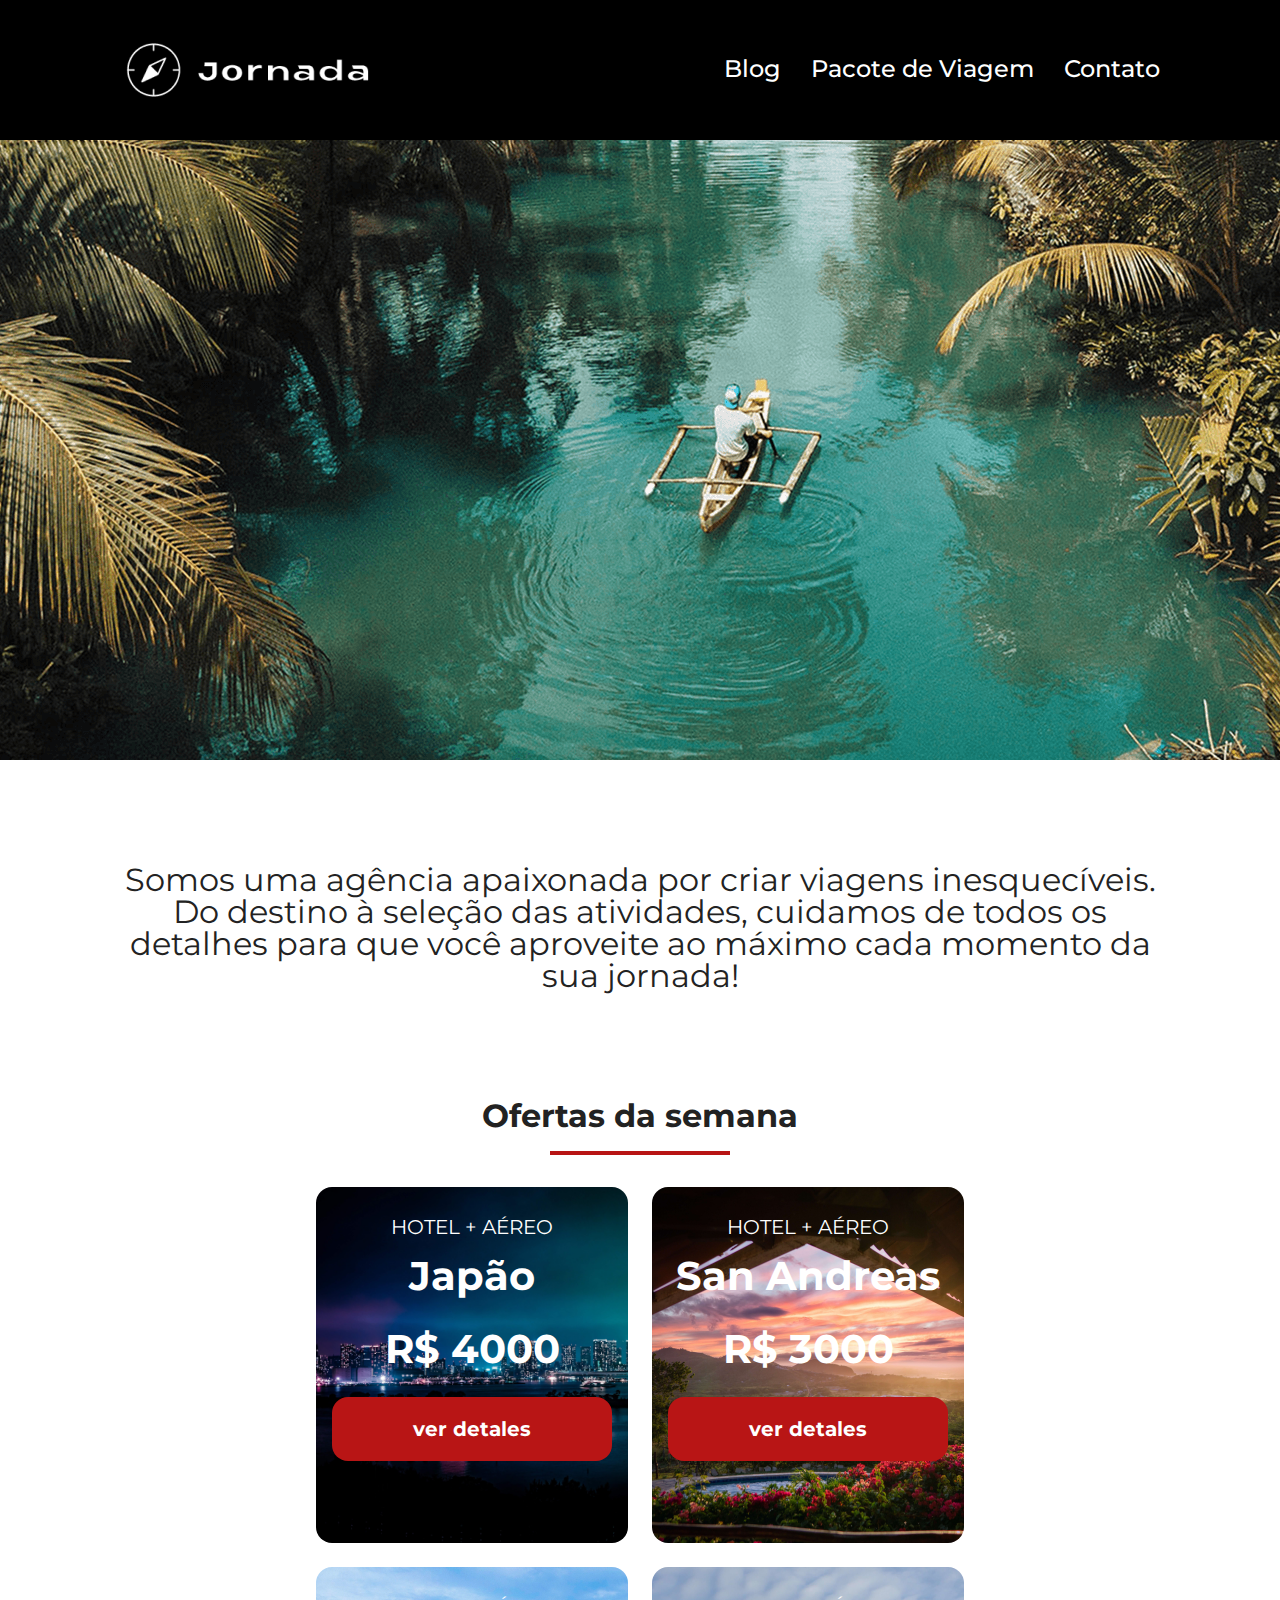
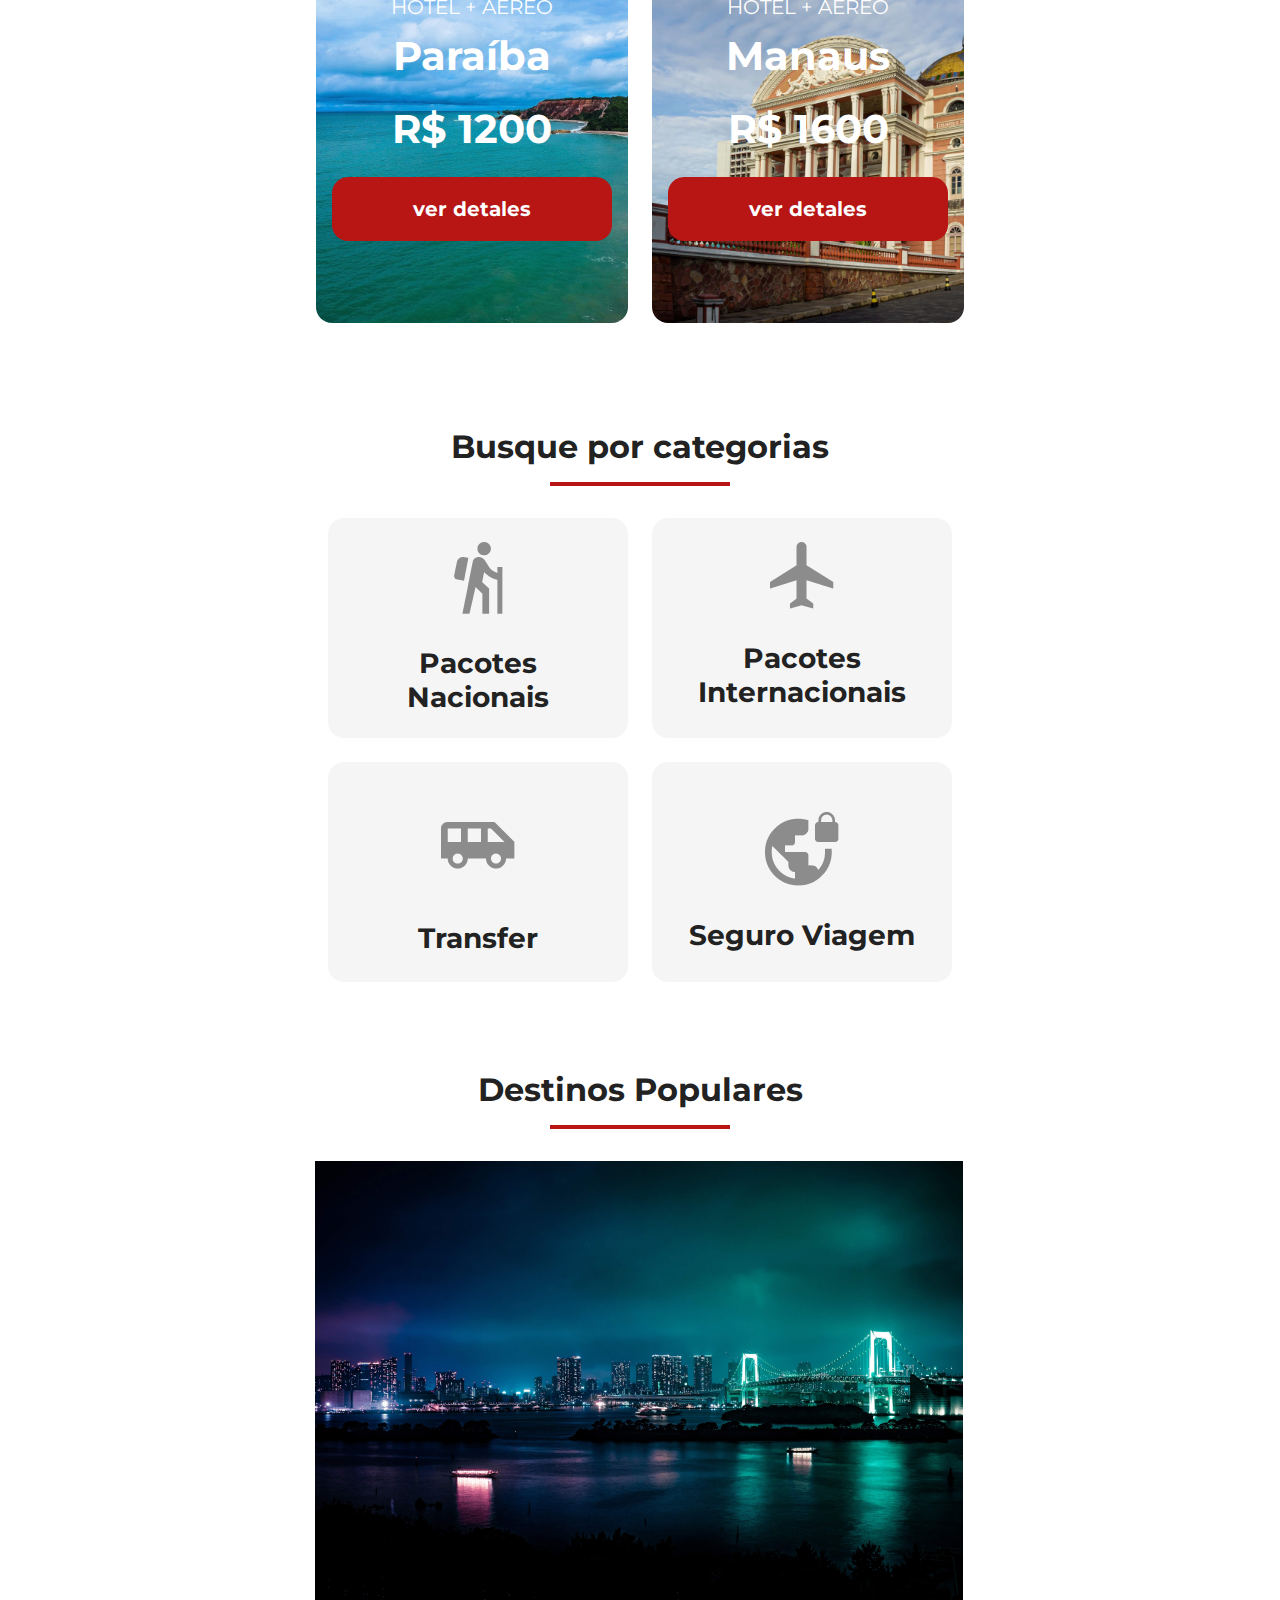
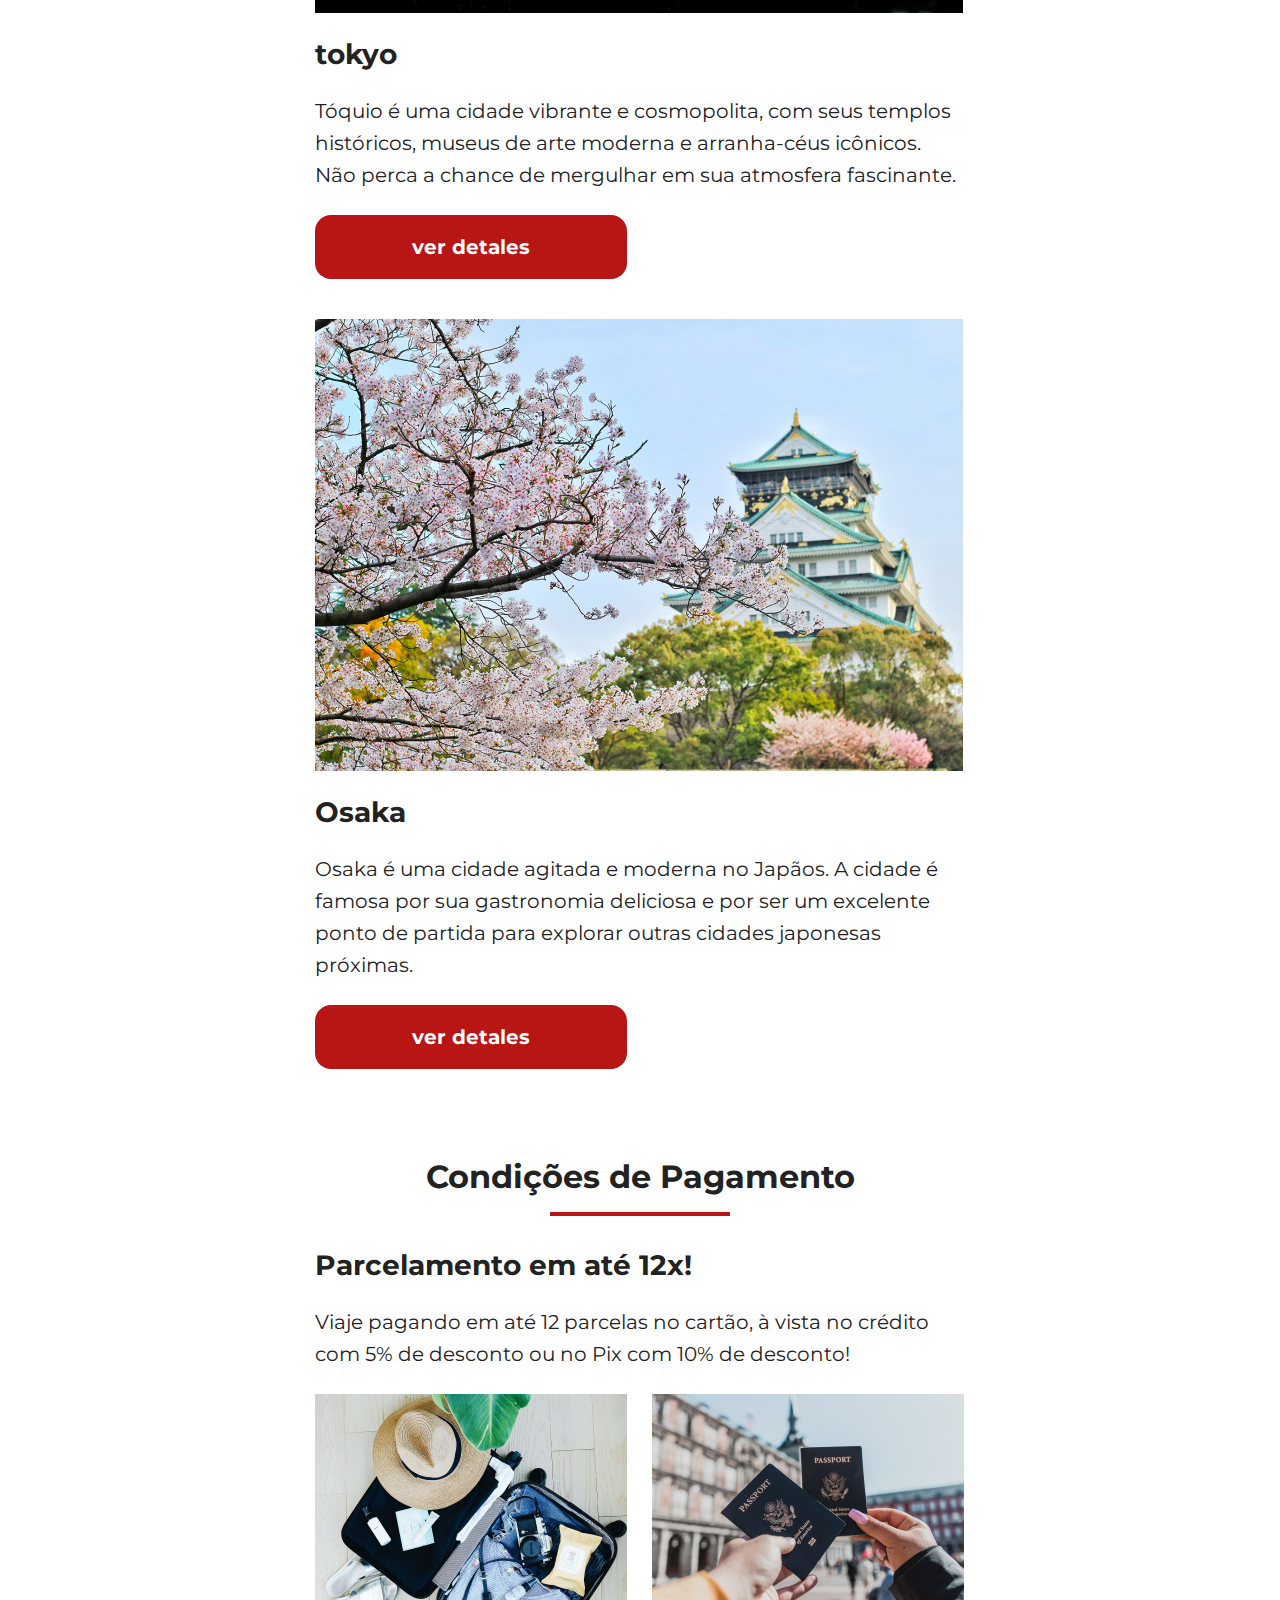
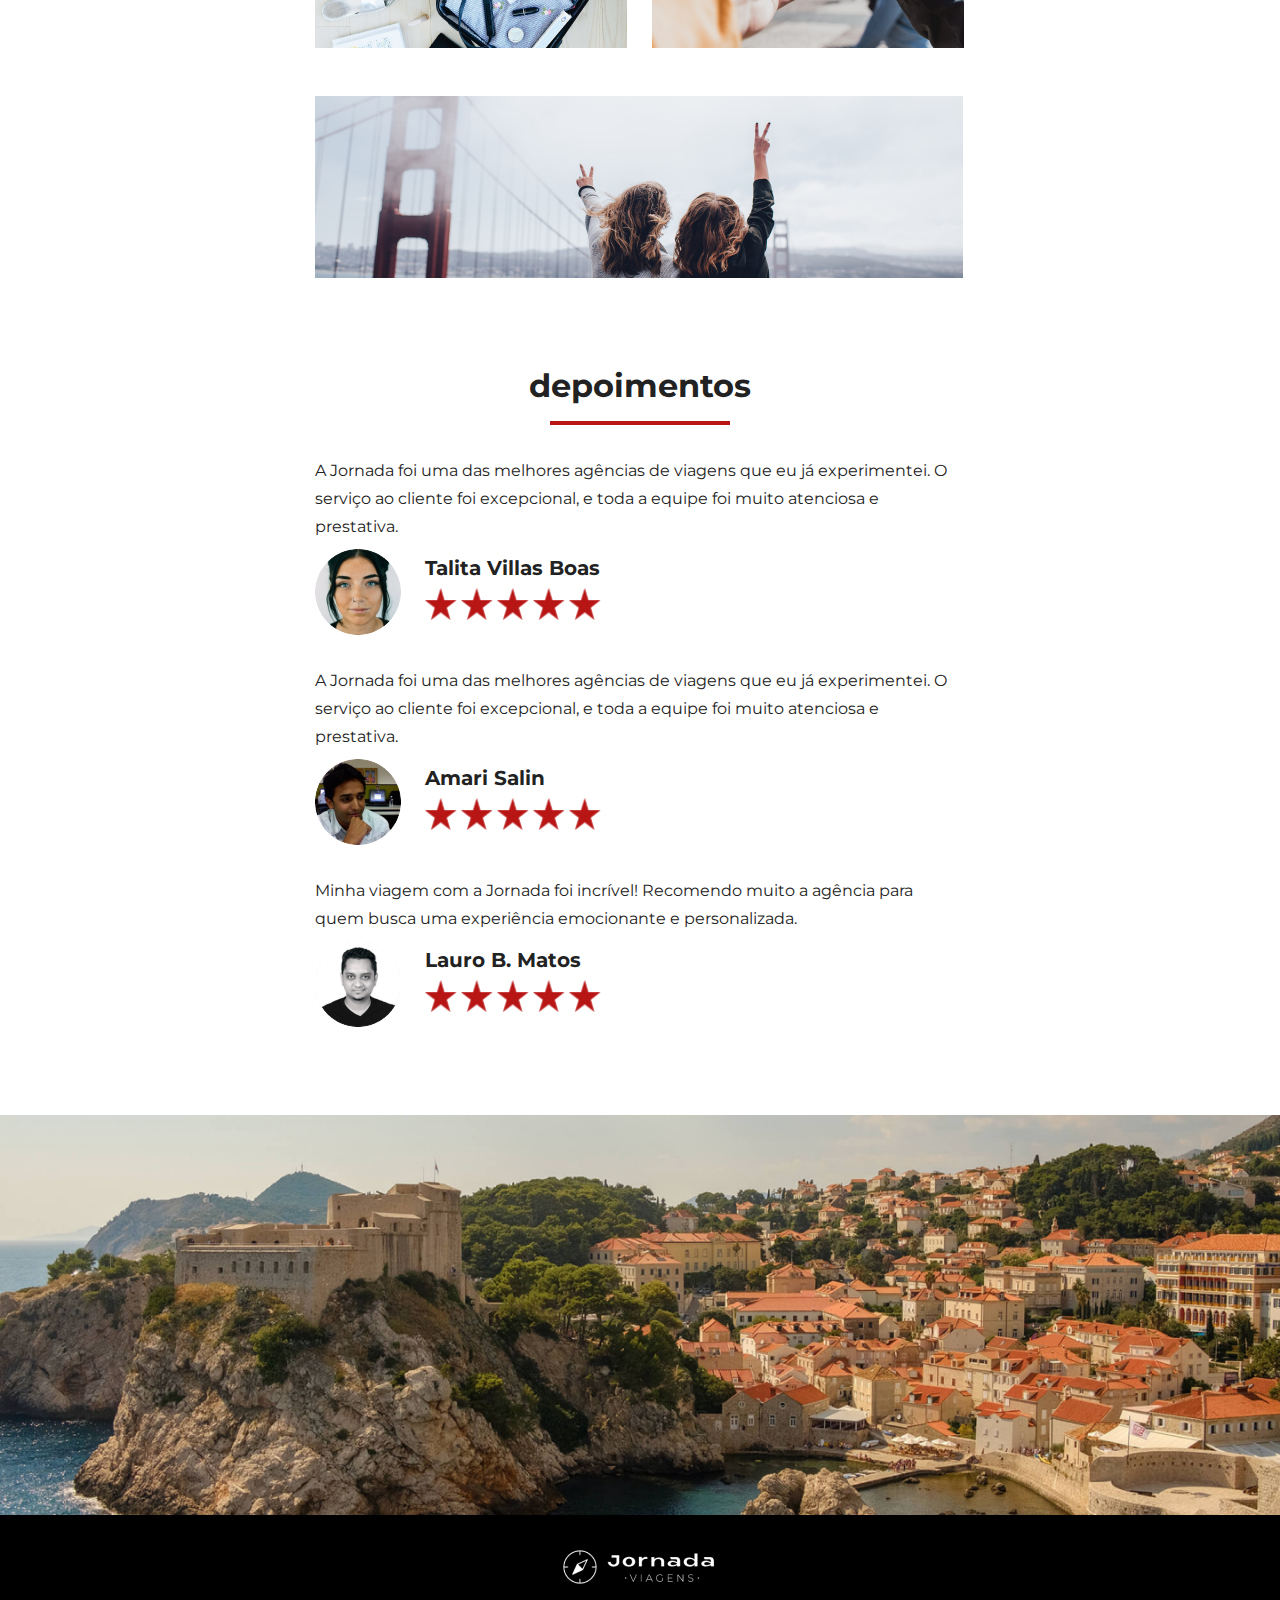
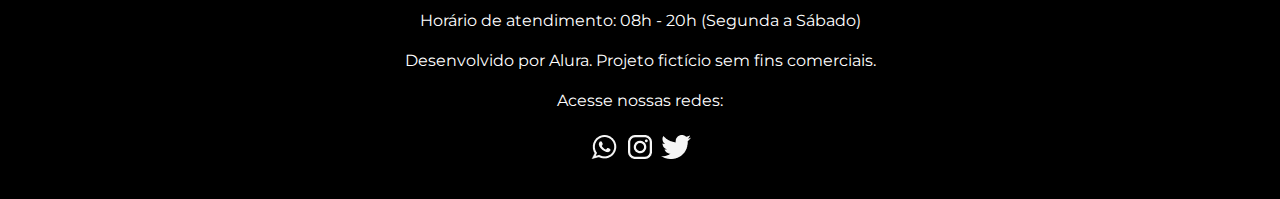
<file: cursos-alura/front-end/jornada-viagens/index.html>
<!doctype html>
<html lang="pt-br">
  <head>
    <meta charset="UTF-8" />
    <meta name="viewport" content="width=device-width, initial-scale=1.0" />
    <meta name="description" content="Somos uma agência apaixonada por criar viagens inesquecíveis.">

    <link rel="stylesheet" href="css/style.css" />
    <link rel="icon" href="imgs/icon-branco.png" />

    <title>Jornada Viagens</title>
  </head>
  <body>
    <header class="main-header">
      <a href="index.html" title="voltar a pagina inicial" class="logo">
        <img
          src="imgs/icon-branco.png"
          alt="logo do site da bussola"
          class="icone-branco"
        />
        <img
          src="imgs/logo-com-nome.png"
          alt="logo do site da bussola com o nome do site jornada"
          class="icone-com-nome"
        />
      </a>
      <div class="navegação-menu">
        <input type="checkbox" id="menu" hidden />
        <label for="menu">
          <img src="imgs/menu.png" alt="menu" class="menu" />
        </label>

        <nav>
          <ul class="list-links">
            <li>
              <a href="blog.html" target="_blank" title="acessar blog">Blog</a>
            </li>
            <li>
              <a
                href="pacote.html"
                target="_blank"
                title="acessar pacote de viagem"
                >Pacote de Viagem</a
              >
            </li>
            <li>
              <a href="contatos.html" target="_blank" title="acessar contatos"
                >Contato</a
              >
            </li>
          </ul>
        </nav>
      </div>
    </header>
    <section class="hero">
      <div class="hero-img"></div>

      <h2 class="content-text">
        Somos uma agência apaixonada por criar viagens inesquecíveis. Do destino
        à seleção das atividades, cuidamos de todos os detalhes para que você
        aproveite ao máximo cada momento da sua jornada!
      </h2>
    </section>
    <section class="offers">
      <div class="section-tittle">
        <h2>Ofertas da semana</h2>
        <hr />
      </div>
      <div class="offers-cards">
        <article class="card japao">
          <header>
            <p class="content-text">HOTEL + AÉREO</p>
            <h3>
              Japão <br />
              <span>R$ 4000</span>
            </h3>
          </header>
          <footer><a class="button" href="#">ver detales</a></footer>
        </article>
        <article class="card sanandreas">
          <header>
            <p class="content-text">HOTEL + AÉREO</p>
            <h3>
              San Andreas <br />
              <span>R$ 3000</span>
            </h3>
          </header>
          <footer><a class="button" href="#">ver detales</a></footer>
        </article>
        <article class="card paraiba">
          <header>
            <p class="content-text">HOTEL + AÉREO</p>
            <h3>
              Paraíba <br />
              <span>R$ 1200</span>
            </h3>
          </header>
          <footer><a class="button" href="#">ver detales</a></footer>
        </article>
        <article class="card manaus">
          <header>
            <p class="content-text">HOTEL + AÉREO</p>
            <h3>
              Manaus <br />
              <span>R$ 1600</span>
            </h3>
          </header>
          <footer><a class="button" href="#">ver detales</a></footer>
        </article>
      </div>
    </section>
    <section class="categories">
      <div class="section-tittle">
        <h2>Busque por categorias</h2>
        <hr />
      </div>
      <div class="categories-cards">
        <a
          class="card"
          href="#"
          target="_blank"
          title="Busque pela categoria Pacotes Nacionais"
        >
          <img
            src="imgs/idoso-icon.png"
            alt="Icone cinza representando uma pessoa fazendo tracking"
          />
          <h3 class="content-title">
            Pacotes <br />
            Nacionais
          </h3>
        </a>

        <a
          class="card"
          href="#"
          target="_blank"
          title="Busque pela categoria Pacotes Internacionais"
        >
          <img
            src="imgs/aviao-icon.png"
            alt="Icone cinza representando um avião"
          />
          <h3 class="content-title">
            Pacotes <br />
            Internacionais
          </h3>
        </a>

        <a
          class="card single-line transfer"
          href="#"
          target="_blank"
          title="Busque pela categoria Hotéis"
        >
          <img
            src="imgs/buss-icon.png"
            alt="Icone cinza representando um Transfer"
          />
          <h3 class="content-title">Transfer</h3>
        </a>

        <a
          class="card single-line"
          href="#"
          target="_blank"
          title="Busque pela categoria Seguro Viagem"
        >
          <img
            class="transfer"
            src="imgs/word-icon.png"
            alt="Icone cinza representando um carro, simbolizando um transfer"
          />
          <h3 class="content-title">Seguro Viagem</h3>
        </a>
      </div>
    </section>
    <section class="populary">
      <div class="section-tittle">
        <h2>Destinos Populares</h2>
        <hr />
      </div>
      <div class="populary-cards">
        <article class="populary-options">
          <header>
            <div class="img-japao-popular"></div>
            <h3 class="content-title">tokyo</h3>
          </header>
          <p class="content-text">
            Tóquio é uma cidade vibrante e cosmopolita, com seus templos
            históricos, museus de arte moderna e arranha-céus icônicos. Não
            perca a chance de mergulhar em sua atmosfera fascinante.
          </p>
          <footer><a class="button" href="#">ver detales</a></footer>
        </article>
        <article class="populary-options">
          <header>
            <div class="img-osaka-popular"></div>
            <h3 class="content-title">Osaka</h3>
          </header>
          <p class="osaka content-text">
            Osaka é uma cidade agitada e moderna no Japãos. A cidade é famosa
            por sua gastronomia deliciosa e por ser um excelente ponto de
            partida para explorar outras cidades japonesas próximas.
          </p>
          <footer><a class="button" href="#">ver detales</a></footer>
        </article>
      </div>
    </section>
    <section class="payments">
      <div class="section-tittle">
        <h2>Condições de Pagamento</h2>
        <hr />
      </div>
      <div class="divisao">
        <div class="text-content">
        <h3 class="content-title">Parcelamento em até 12x!</h3>
        <p class="content-text">
          Viaje pagando em até 12 parcelas no cartão, à vista no crédito com 5%
          de desconto ou no Pix com 10% de desconto!
        </p>
      </div>
      <div class="img-content">
        <div class="image bag"></div>
        <div class="image passaport"></div>
        <div class="image people"></div>
      </div>
    </section>
    <section class="coments">
      <div class="section-tittle">
        <h2>depoimentos</h2>
        <hr>
      </div>
      <div class="testimonios">
        <article>
          <header><p class="depoimento">A Jornada foi uma das melhores agências de viagens que eu já experimentei. O serviço ao cliente foi excepcional, e toda a equipe foi muito atenciosa e prestativa.</p></header>
          <footer>
            <img src="imgs/mulher.png" alt="avatar de talita">
            <div class="avaliacao">
              <h4>Talita Villas Boas</h4>
              <span class="star"><img src="imgs/Star.png" alt="estrelas de avaliação"></span>
              <span class="star"><img src="imgs/Star.png" alt="estrelas de avaliação"></span>
              <span class="star"><img src="imgs/Star.png" alt="estrelas de avaliação"></span>
              <span class="star"><img src="imgs/Star.png" alt="estrelas de avaliação"></span>
              <span class="star"><img src="imgs/Star.png" alt="estrelas de avaliação"></span>
            </div>
          </footer>
        </article>
        <article class="espacamento">
          <header><p class="depoimento">A Jornada foi uma das melhores agências de viagens que eu já experimentei. O serviço ao cliente foi excepcional, e toda a equipe foi muito atenciosa e prestativa.</p></header>
          <footer>
            <img src="imgs/homem1.png" alt="avatar de talita">
            <div class="avaliacao">
              <h4>Amari Salin</h4>
              <span class="star"><img src="imgs/Star.png" alt="estrelas de avaliação"></span>
              <span class="star"><img src="imgs/Star.png" alt="estrelas de avaliação"></span>
              <span class="star"><img src="imgs/Star.png" alt="estrelas de avaliação"></span>
              <span class="star"><img src="imgs/Star.png" alt="estrelas de avaliação"></span>
              <span class="star"><img src="imgs/Star.png" alt="estrelas de avaliação"></span>
            </div>
          </footer>
        </article>
        <article class="espacamento">
          <header><p class="depoimento">Minha viagem com a Jornada foi incrível! Recomendo muito a agência para quem busca uma experiência emocionante e personalizada.</p></header>
          <footer>
            <img src="imgs/homem2.png" alt="avatar de talita">
            <div class="avaliacao">
              <h4>Lauro B. Matos</h4>
              <span class="star"><img src="imgs/Star.png" alt="estrelas de avaliação"></span>
              <span class="star"><img src="imgs/Star.png" alt="estrelas de avaliação"></span>
              <span class="star"><img src="imgs/Star.png" alt="estrelas de avaliação"></span>
              <span class="star"><img src="imgs/Star.png" alt="estrelas de avaliação"></span>
              <span class="star"><img src="imgs/Star.png" alt="estrelas de avaliação"></span>
            </div>
          </footer>
        </article>
      </div>
    </section>
    <section class="hero-final">
      <div class="img-final"></div>
    </section>
    <footer class="main-footer">
      <div class="footer-content">
        <img class="logo-branca"  src="imgs/Logo-branco 1.png" alt="logo do site">
        <p>Horário de atendimento: 08h - 20h (Segunda a Sábado)</p>
        <p>Desenvolvido por Alura. Projeto fictício sem fins comerciais.</p>
      </div>
      <div class="footer-social">
        <p>Acesse nossas redes:</p>
        <a href="#" target="_blank"><img src="imgs/Whatsapp.png"  alt="logo do whatsap"></a>
        <a href="#" target="_blank"><img src="imgs/Instragam.png" alt="logo do instagram"></a>
        <a href="#" target="_blank"><img src="imgs/Twiter.png" alt="logo do twiter"></a>
      </div>
    </footer>
  </body>
</html>
</file>
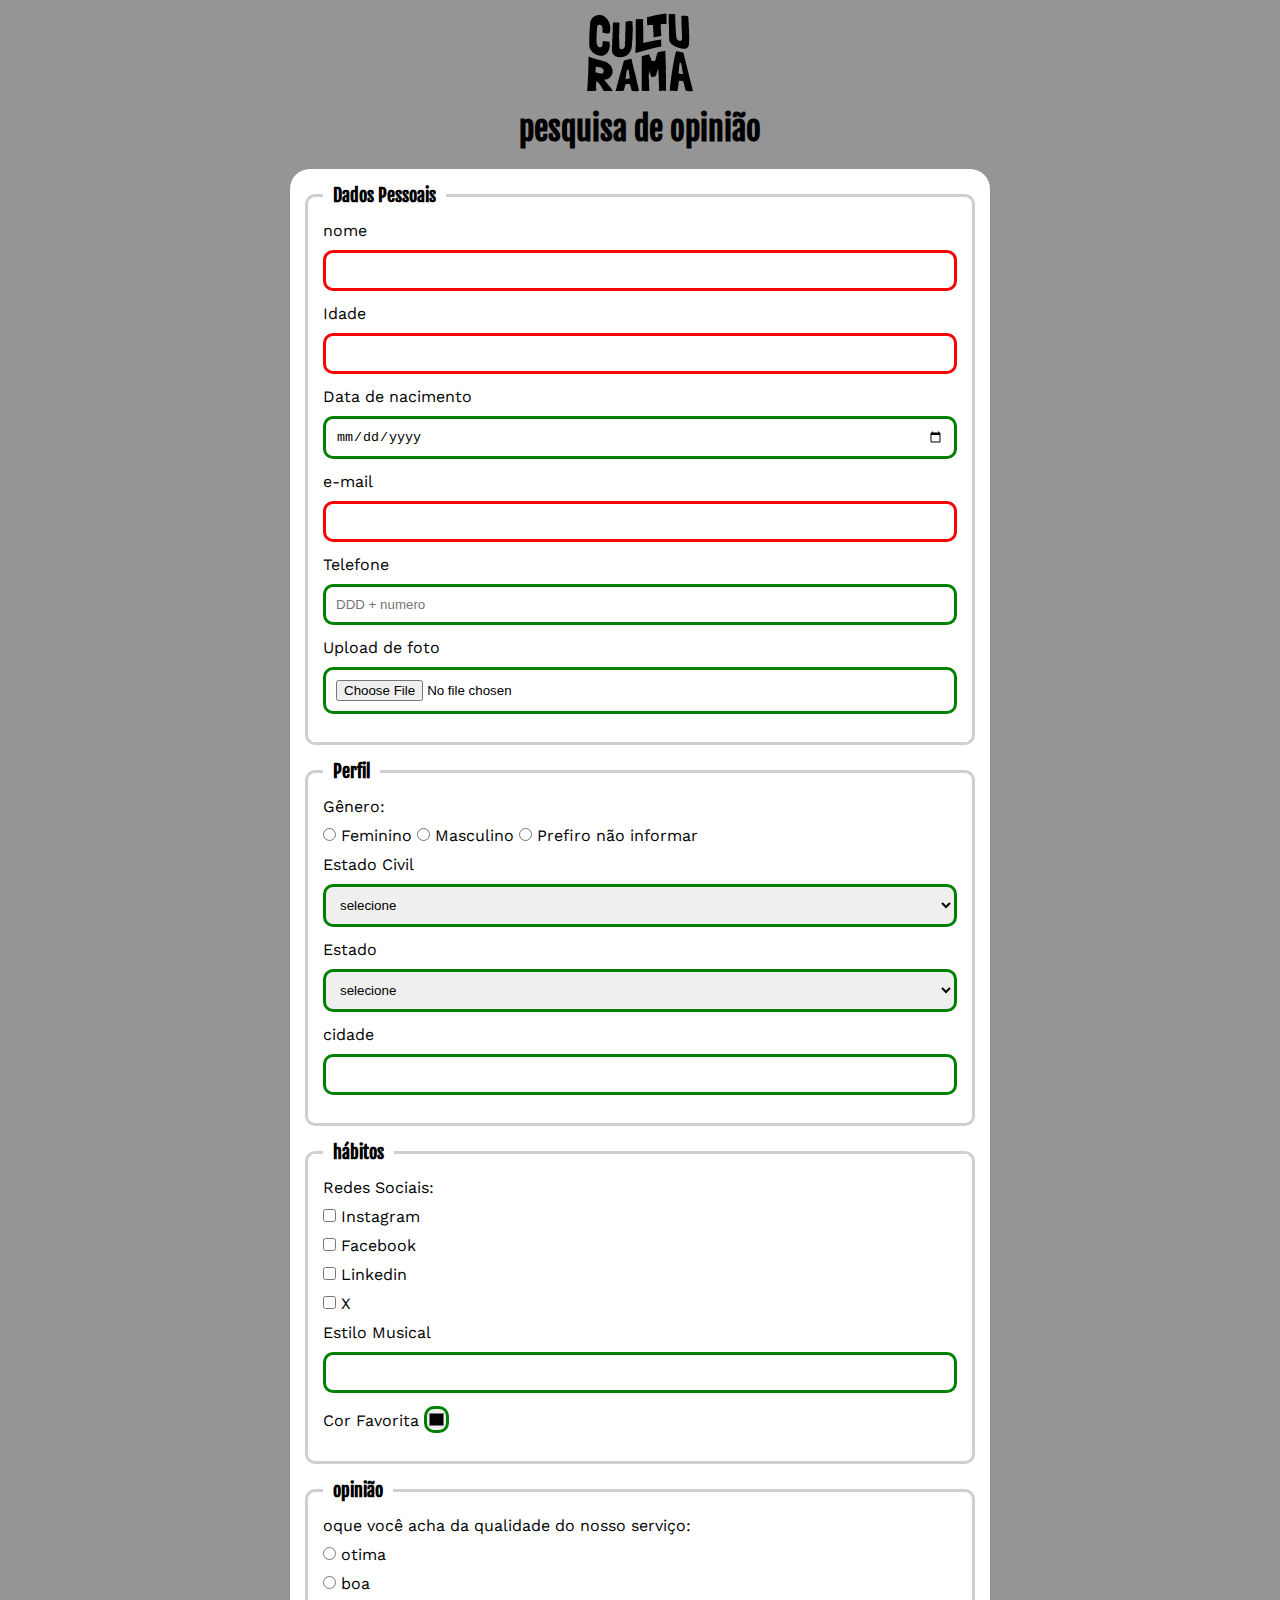
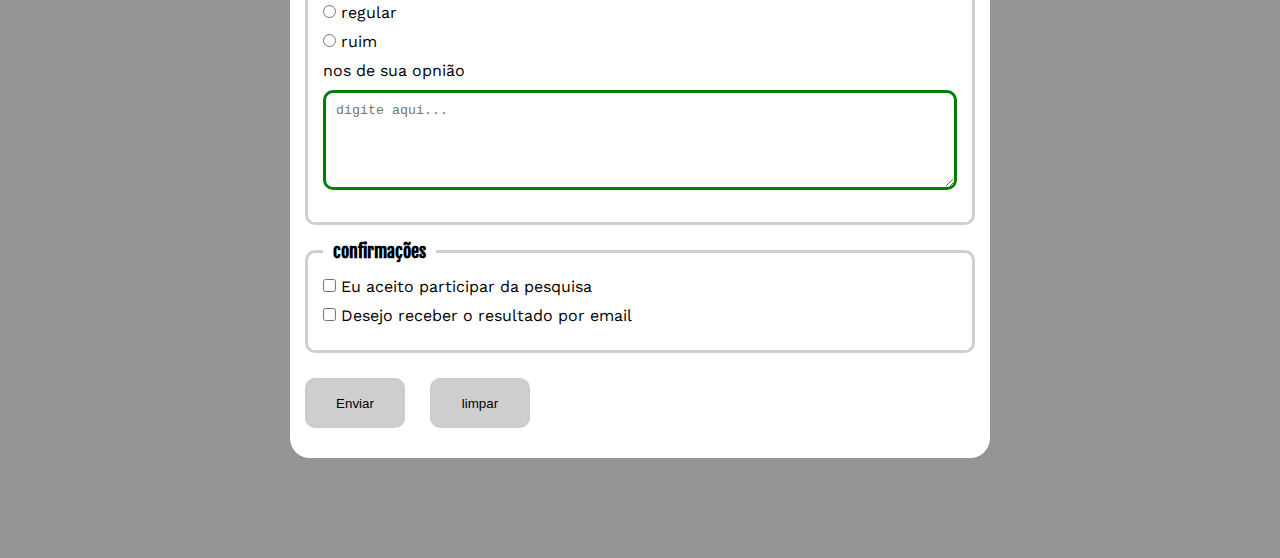
<file: cursos-alura/front-end/pesquisa-culturama/index.html>
<!DOCTYPE html>
<html lang="pt-br">
<head>
    <meta charset="UTF-8">
    <meta name="viewport" content="width=device-width, initial-scale=1.0">
    <link rel="icon" href="img/culturama-favico.png">
    <link rel="stylesheet" href="css/style.css">

    <link rel="preconnect" href="https://fonts.googleapis.com">
    <link rel="preconnect" href="https://fonts.gstatic.com" crossorigin>
    <link href="https://fonts.googleapis.com/css2?family=Fjalla+One&family=Work+Sans:ital,wght@0,100..900;1,100..900&display=swap" rel="stylesheet">

    <title>Pesquisa culturama</title>
</head>
<body>
    <main>
         <header>
        <img src="img/logo-culturama.png" alt="logo culturama">
        <h1>pesquisa de opinião</h1>
    </header>
    <section>
        <form action="sucesso.html" method="get">

            <fieldset>
            <legend>Dados Pessoais</legend>
            <label for="name">nome</label>
            <input id="name" type="text" name="userName" required>
            <br>
            <label for="age">Idade</label>
            <input id="age" type="number" name="Age" min="12" max="100" required>
            <br> 
            <label for="birthdate">Data de nacimento</label>
            <input id="birthdate" type="date" name="userBirthdate">
            <br>
            <label for="email">e-mail</label>
            <input id="email" type="email" name="userEmail" required>
            <br>
            <label for="tell">Telefone</label>
            <input id="tell" type="tel" name="userTell" pattern="[0-9]{11}" placeholder="DDD + numero">
            <br>
            <label for="image">Upload de foto</label>
            <input id="image" type="file" accept="image/*" name="userImage">
            <br>


            </fieldset>

            <fieldset>
                <legend>Perfil</legend>

                <p>Gênero:</p>
                <br>
                <input id="fem" type="radio" name="userGender" value="Feminino">
                <label for="fem">Feminino</label>

                <input id="masc" type="radio" name="userGender" value="Masculino">
                <label for="masc">Masculino</label>

                <input id="not" type="radio" name="userGender" value="não definido">
                <label for="not">Prefiro não informar</label>
                <br>

                <label for="marital">Estado Civil</label>
                <select id="marital" name="maritalStatus">
                    <option value="notInformed">selecione</option>
                    <option value="casado">Casado</option>
                    <option value="solteiro">Solteiro</option>
                    <option value="Divorciado">Divorciado</option>
                    <option value="Viuvo">Viuvo</option>
                    <option value="união estavel">união estavel</option>
                </select>
                <br>
                <label for="state">Estado</label>
                <select id="state" name="userState">
                <option value="notInformed">selecione</option>
                <option value="Acre">Acre</option>
                <option value="Alagoas">Alagoas</option>
                <option value="Amapá">Amapá</option>
                <option value="Amazonas">Amazonas</option>
                <option value="Bahia">Bahia</option>
                <option value="Ceará">Ceará</option>
                <option value="DistritoFederal">Distrito Federal</option>
                <option value="EspiritoSanto">Espirito Santo</option>
                <option value="Goiás">Goiás</option>
                <option value="Maranhão">Maranhão</option>
                <option value="MatoGrossodoSul">Mato Grosso do Sul</option>
                <option value="MatoGrosso">Mato Grosso</option>
                <option value="MinasGerais">Minas Gerais</option>
                <option value="Pará">Pará</option>
                <option value="Paraíba">Paraíba</option>
                <option value="Paraná">Paraná</option>
                <option value="Pernambuco">Pernambuco</option>
                <option value="Piauí">Piauí</option>
                <option value="RiodeJaneiro">Rio de Janeiro</option>
                <option value="RioGrandedoNorte">Rio Grande do Norte</option>
                <option value="RioGrandedoSul">Rio Grande do Sul</option>
                <option value="Rondônia">Rondônia</option>
                <option value="Roraima">Roraima</option>
                <option value="Santa Catarina">Santa Catarina</option>
                <option value="São Paulo">São Paulo</option>
                <option value="Sergipe">Sergipe</option>
                <option value="ocantins">Tocantins</option>
                </select>
                <br>
                <label for="city">cidade</label>
                <input id="city" type="text" name="userCity">
            </fieldset>

            <fieldset>
                <legend>hábitos</legend>

                <p>Redes Sociais:</p>
                <br>
                <input id="instagram" type="checkbox" name="Social" value="instagram">
                <label for="instagram">Instagram</label>
                <br>
                <input id="facebook" type="checkbox" name="social" value="facebook">
                <label for="facebook">Facebook</label>
                <br>
                <input id="linkedin" type="checkbox" name="social" value="linkedin">
                <label for="linkedin">Linkedin</label>
                <br>
                <input id="x" type="checkbox" name="social" value="x">
                <label for="x">X</label>
                <br>

                <label for="stylemusic">Estilo Musical</label>
                <input list="stylemusicdatalist" id="stylemusic" type="text" name="userStyleMusic">
                <datalist id="stylemusicdatalist">
                    <option value="Rock">
                    <option value="Sertanejo">
                    <option value="Pop">
                    <option value="Internacional">
                </datalist>
                <br>

                <label for="favoritcolor">Cor Favorita</label>
                <input id="favoritcolor" type="color">
            </fieldset>

            <fieldset>
                <legend>opinião</legend>

                <p>oque você acha da qualidade do nosso serviço:</p>
                <br>
                <input type="radio" value="otima" id="userselectedotima" name="userserviceoption">
                <label for="userselectedotima">otima</label>
                <br>
                <input type="radio" value="boa" id="userselectedboa" name="userserviceoption">
                <label for="userselectedboa">boa</label>
                <br>
                <input type="radio" value="regular" id="userselectedregular" name="userserviceoption">
                <label for="userselectedregular">regular</label>
                <br>
                <input type="radio" value="ruim" id="userselectedruim" name="userserviceoption">
                <label for="userselectedruim">ruim</label>
                <br>

                <label for="coment">nos de sua opnião</label>
                <textarea name="usercoment" id="coment" placeholder="digite aqui..."></textarea>

            </fieldset>

            <fieldset>
                <legend>confirmações</legend>

                <input type="checkbox" name="userLGPD" id="userLGPDterm" value="accepted" required>
                <label for="userLGPDterm">Eu aceito participar da pesquisa</label>
                <br>
                <input type="checkbox" name="userLGPD" id="getresult" value="accepted">
                <label for="getresult">Desejo receber o resultado por email</label>

            </fieldset>
            
        
            <button type="submit">Enviar</button>
            <button type="reset">limpar</button>

        </form>
    </section>
    </main>
</body>
</html>
</file>
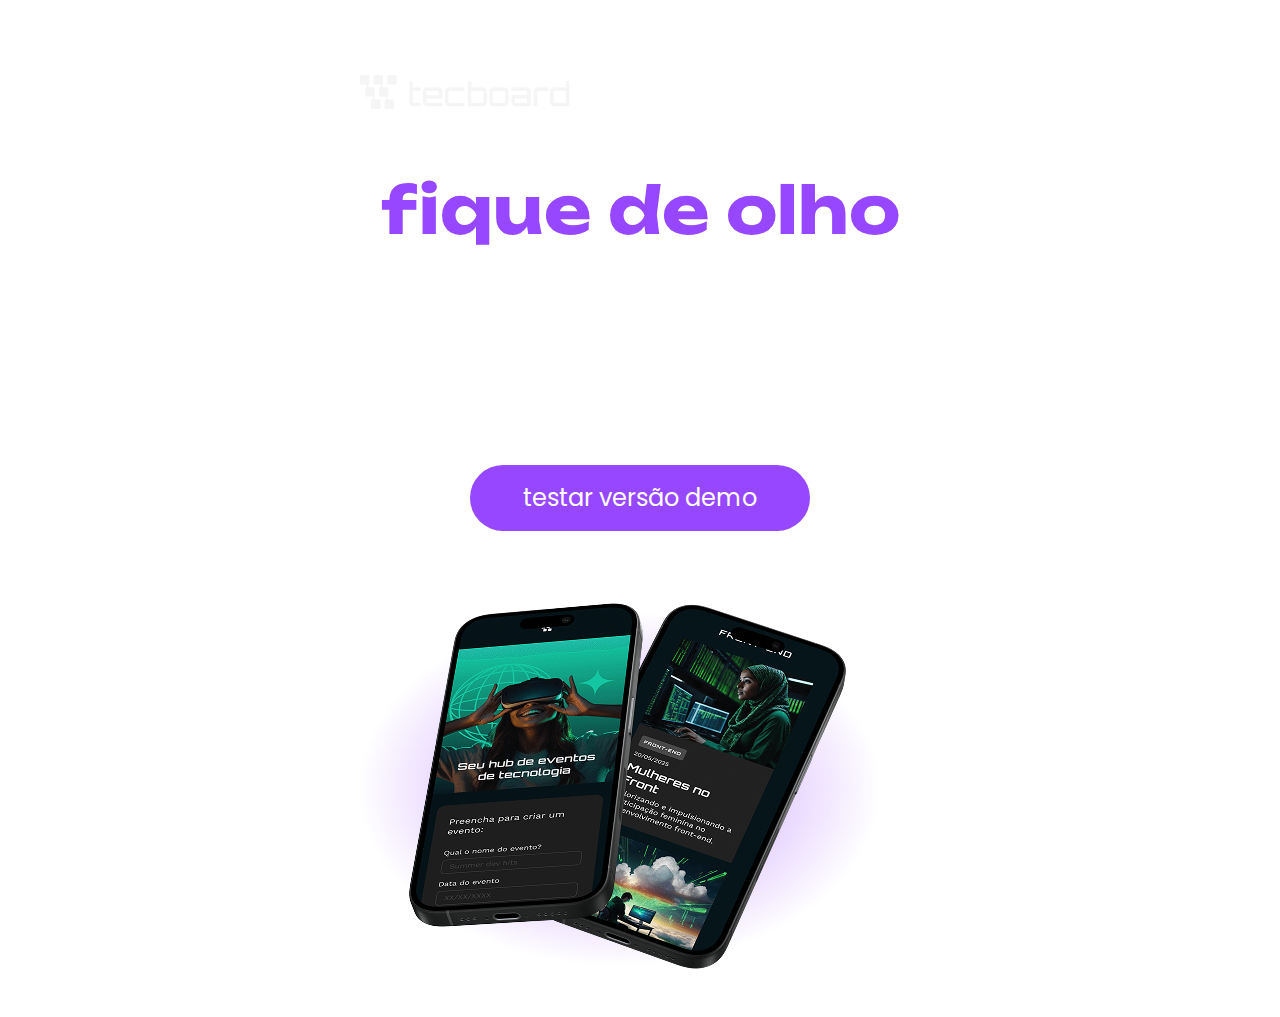
<file: cursos-alura/front-end/techbord/index.html>
<!DOCTYPE html>
<html lang="pt-br">
<head>
    <meta charset="UTF-8">
    <meta name="viewport" content="width=device-width, initial-scale=1.0">
    <meta name="description" content="monitore suas aplicações em tempo real, para que elas nuncam saiam do ar sem você saber!">
    <link rel="icon" href="Favicon-roxo.svg" type="image/svg+xml">
    <link rel="stylesheet" href="style.css">
    <title>techbord</title>

</head>
<body>
    <header>
        <img src="imgs/Logo-branco.png" alt="logo branca do site techbord">
    </header>
    <main>
        <section>
            <h1>
                <spam>fique de olho</spam>
                <br>no que importa
            </h1>

            <p>Monitoramento em tempo real com alertas inteligentes para sua aplicação nunca sair do ar sem você saber.</p>

            <a href="#">testar versão demo</a>

            <img src="imgs/celulares-sobrepostos-desktop.png" alt="celulares sobrepostos com fundo roxo">

        </section>
    </main>
</body>
</html>
</file>
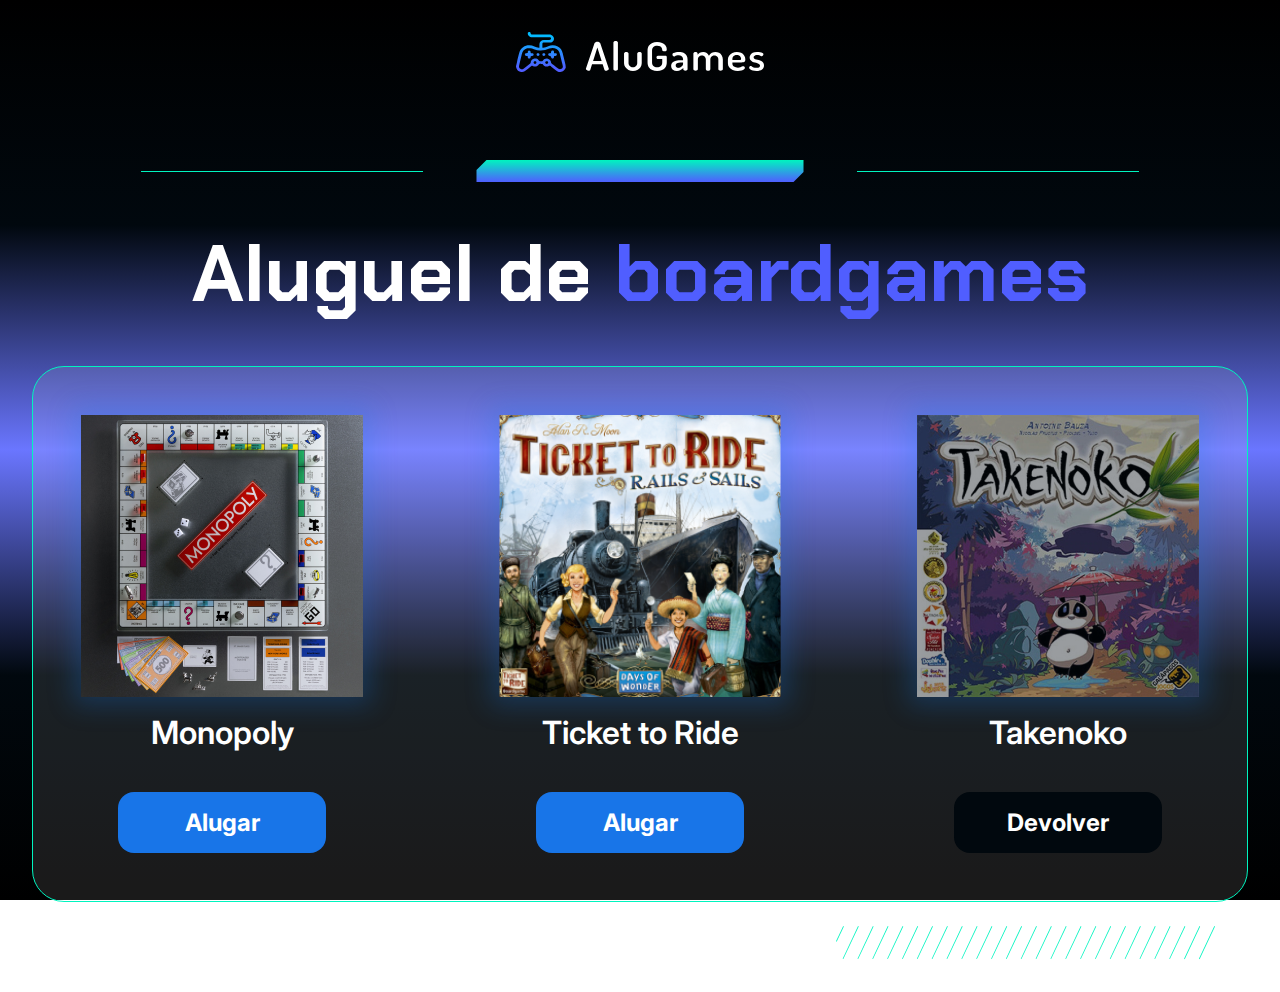
<file: cursos-alura/Logica-de-programação/alugames/index.html>
<!DOCTYPE html>
<html lang="en">

<head>
    <meta charset="UTF-8">
    <meta name="viewport" content="width=device-width, initial-scale=1.0">
    <title>AluGames</title>
    <link rel="stylesheet" href="css/main.css">
</head>

<body class="body">
    <main class="container main">
        <img src="img/logo.svg" alt="Logo AluGames">
        <section class="divisor">
            <div class="divisor__line"></div>
            <img src="img/fade_bar.svg" alt="Visual bar" class="divisor__bar">
            <div class="divisor__line"></div>
        </section>
        <h1 class="page-title">Aluguel de <span class="page-title__emphasis">boardgames</span></h1>
        <section class="dashboard">
            <ul class="dashboard__items">
                <li class="dashboard__items__item" id="game-1">
                    <div class="dashboard__item__img">
                        <img src="img/monopoly.png" alt="Capa jogo Monopoly">
                    </div>
                    <p class="dashboard__item__name">Monopoly</p>
                    <a onclick="alterarStatus(1)" href="#" class="dashboard__item__button">Alugar</a>
                </li>
                <li class="dashboard__items__item" id="game-2">
                    <div class="dashboard__item__img">
                        <img src="img/ticket_to_ride.png" alt="Capa jogo Ticket to Ride">
                    </div>
                    <p class="dashboard__item__name">Ticket to Ride</p>
                    <a onclick="alterarStatus(2)" href="#" class="dashboard__item__button">Alugar</a>
                </li>
                <li class="dashboard__items__item" id="game-3">
                    <div class="dashboard__item__img dashboard__item__img--rented">
                        <img src="img/takenoko.png" alt="Capa jogo Takenoko">
                    </div>
                    <p class="dashboard__item__name">Takenoko</p>
                    <a onclick="alterarStatus(3)" href="#" class="dashboard__item__button dashboard__item__button--return">Devolver</a>
                </li>
            </ul>
        </section>
        <img src="img/hachuras.svg" alt="Visual hachuras" class="hachuras">
    </main>

    <script src="js/app.js"></script>
</body>

</html>
</file>
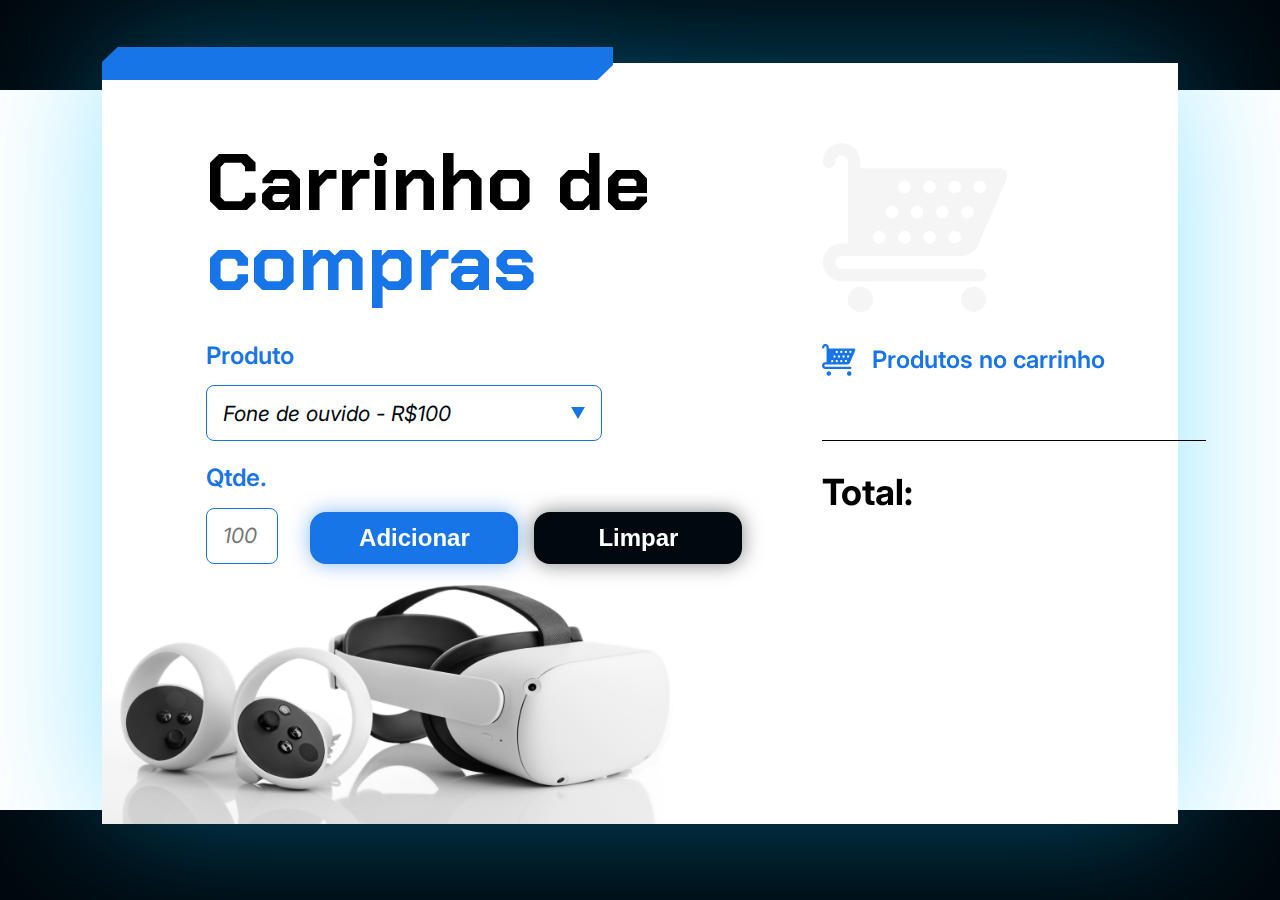
<file: cursos-alura/Logica-de-programação/carrinho-compras/index.html>
<!DOCTYPE html>
<html lang="en">

<head>
  <meta charset="UTF-8">
  <meta name="viewport" content="width=device-width, initial-scale=1.0">

  <link rel="preconnect" href="https://fonts.googleapis.com">
  <link rel="preconnect" href="https://fonts.gstatic.com" crossorigin>
  <link href="https://fonts.googleapis.com/css2?family=Chakra+Petch:wght@700&family=Inter:wght@400;600;700&display=swap"
    rel="stylesheet">
  <link rel="stylesheet" href="style.css">

  <title>Carrinho de compras</title>
</head>

<body>
  <main class="conteudo-principal">
    <div class="grafismo-azul"></div>
    <section class="adicionar-produto">
      <h1 class="titulo">
        Carrinho de <span class="texto-azul">compras</span>
      </h1>

      <form class="formulario">
        <label class="campo-grupo">
          <span class="texto-medio-azul">Produto</span>
          <select class="produto-input" name="produto" id="produto">
            <option value="Fone de ouvido - R$100">Fone de ouvido - R$100</option>
            <option value="Celular - R$1400">Celular - R$1400</option>
            <option value="Oculus VR - R$5000">Oculus VR - R$5000</option>
          </select>
          </div>
        </label>

        <section class="parte-inferior">
          <label class="campo-grupo">
            <span class="texto-medio-azul">Qtde.</span>
            <input class="quantidade-input" id="quantidade" type="number" placeholder="100">
          </label>

          <section class="botoes-wrapper">
            <button onclick="adicionar()" type="button" id="add" class="botao-form botao-adicionar">Adicionar</button>
            <button onclick="limpar()" type="button" id="clean" class="botao-form botao-limpar">Limpar</button>
          </section>
        </section>
      </form>
    </section>
    <section class="carrinho">
      <img src="./assets/carrinho-cinza.svg" alt="Imagem de um carrinho de compras cinza">

      <div class="titulo-wrapper">
        <img src="./assets/icone-carrinho.svg" alt="ícone de carrinho">

        <h2 class="carrinho__titulo">Produtos no carrinho</h2>
      </div>

      <section class="carrinho__produtos" id="lista-produtos">
        <section class="carrinho__produtos__produto">
        </section>
      </section>

      <div class="divisoria"></div>

      <p class="carrinho__total">
        Total: <span class="texto-azul" id="valor-total"></span>
      </p>
    </section>
  </main>

  <script src="js/app.js"></script>
</body>

</html>
</file>
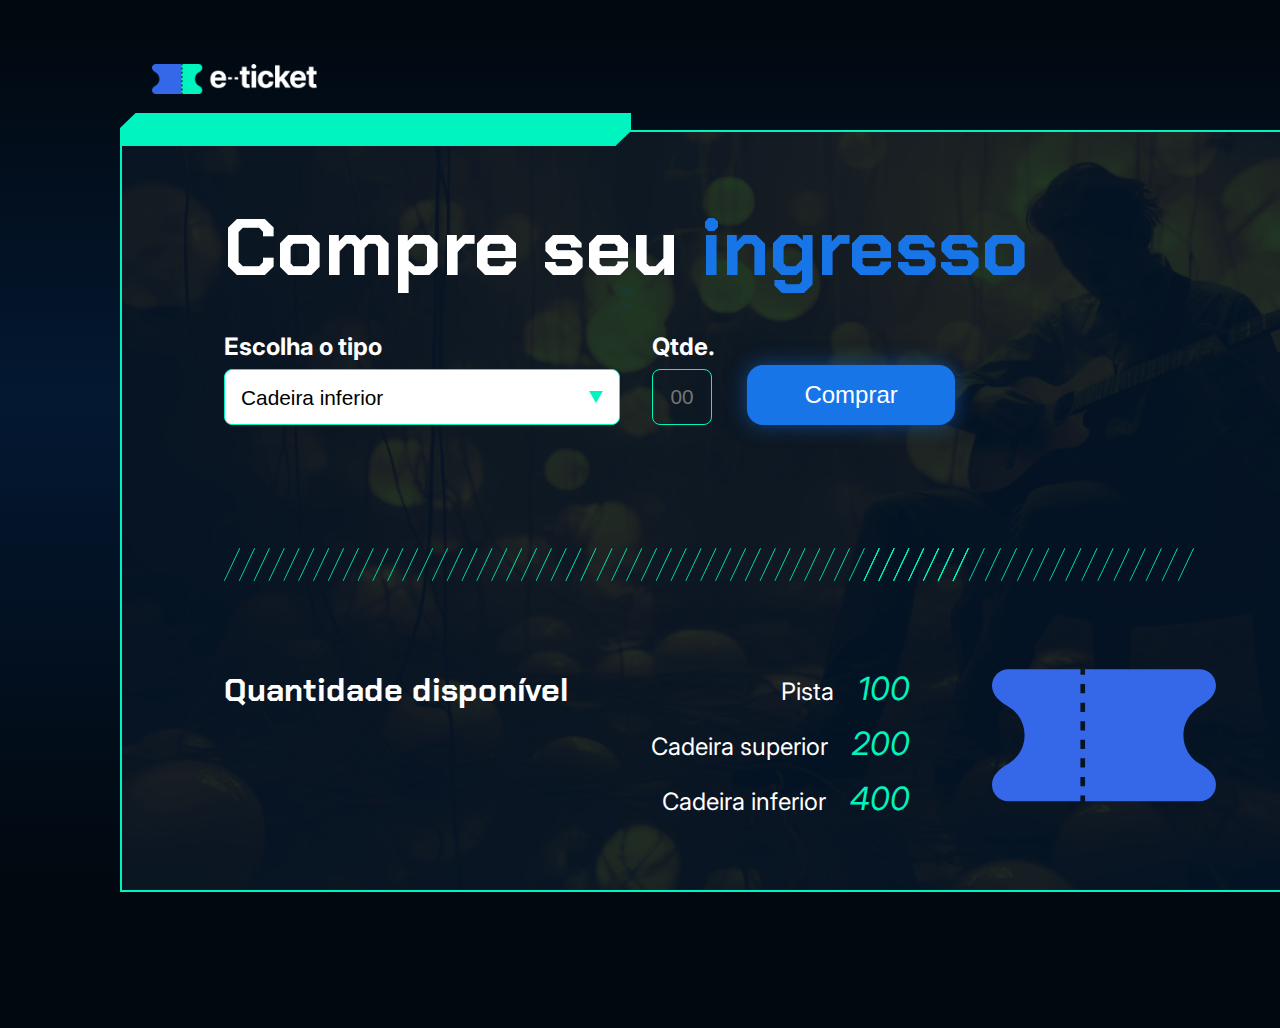
<file: cursos-alura/Logica-de-programação/ingresso/index.html>
<!DOCTYPE html>
<html lang="pt-BR">

<head>
    <meta charset="UTF-8">
    <meta name="viewport" content="width=device-width, initial-scale=1.0">
    <link rel="preconnect" href="https://fonts.googleapis.com">
    <link rel="preconnect" href="https://fonts.gstatic.com" crossorigin>
    <link href="https://fonts.googleapis.com/css2?family=Chakra+Petch:wght@700&family=Inter:wght@400;700&display=swap" rel="stylesheet">
    <link rel="stylesheet" href="./styles/_reset.css">
    <link rel="stylesheet" href="./styles/style.css">
    <title>e-Ticket</title>
</head>

<body>
    <header>
        <img class="logo" src="./assets/PNG/Logo e-tricket.png" alt="Logo">
    </header>
    <main class="container">

        <div class="grafismo"></div>
        <h1>Compre seu <span>ingresso</span></h1>
        <form action="">
            <label class="input-group">
                Escolha o tipo
                <select name="tipo-ingresso" id="tipo-ingresso">
                    <option value="inferior">Cadeira inferior</option>
                    <option value="superior">Cadeira superior</option>
                    <option value="pista">Pista</option>
                </select>
            </label>
            <label class="input-group">Qtde.
                <input type="number" id="qtd" placeholder="00" min="1" max="10">
            </label>
            <button onclick="comprar()" type="button">Comprar</button>
        </form>
        <img class="hachuras" src="./assets/SVG/Hachuras.svg" alt="">
        <section>
            <h2>Quantidade disponível</h2>

            <ul class="lista">
                <li>Pista<span id="qtd-pista">100</span></li>
                <li>Cadeira superior<span id="qtd-superior">200</span></li>
                <li>Cadeira inferior<span id="qtd-inferior">400</span></li>
                
            </ul>
            <img src="./assets/Ingresso.svg" alt="">
        </section>
    </main>

    <script src="js/app.js"></script>
</body>

</html>
</file>
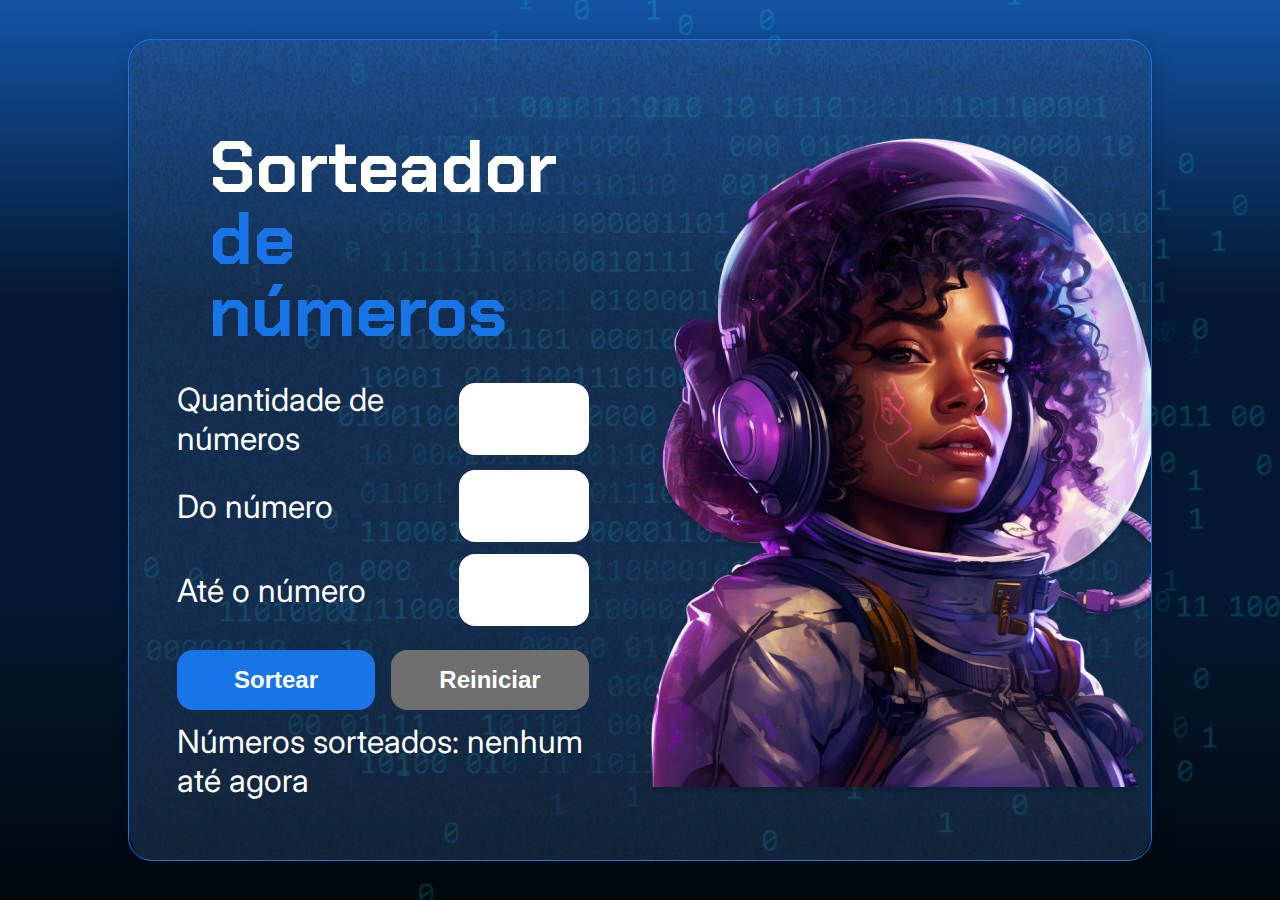
<file: cursos-alura/Logica-de-programação/sorteador-numeros/index.html>
<!DOCTYPE html>
<html lang="pt-br">

<head>
    <meta charset="UTF-8">
    <meta name="viewport" content="width=device-width, initial-scale=1.0">
    <link rel="preconnect" href="https://fonts.googleapis.com">
    <link rel="preconnect" href="https://fonts.gstatic.com" crossorigin>
    <link href="https://fonts.googleapis.com/css2?family=Chakra+Petch:wght@700&family=Inter:wght@400;700&display=swap" rel="stylesheet">
    <link rel="stylesheet" href="style.css">
    <title>Sorteador de números</title>
</head>

<body>
    <div class="container">
        <div class="container__conteudo">
            <div class="container__informacoes">
                <div class="container__texto">
                    <h1>Sorteador<span class="container__texto-azul"> de números</span></h1>

                    <div class="container__campo">
                        <label class="texto__paragrafo">Quantidade de números</label>
                        <input class="container__input" id="quantidade" type="number" min="1">
                    </div>
                    
                    <div class="container__campo">
                        <label class="texto__paragrafo">Do número</label>
                        <input class="container__input" id="de" type="number" min="1">
                    </div>
                    
                    <div class="container__campo">
                        <label class="texto__paragrafo">Até o número</label>
                        <input class="container__input" id="ate" type="number" min="1">
                    </div>
                </div>
                
                <div class="chute container__botoes">
                    <button onclick="sortear()" id="btn-sortear" class="container__botao">Sortear</button>
                    <button onclick="reiniciar()" id="btn-reiniciar" class="container__botao-desabilitado" >Reiniciar</button>
                </div>

                <div class="container__texto" id="resultado">
                    <label class="texto__paragrafo">Números sorteados:  nenhum até agora</label>
                </div>
            </div>

            <img src="./img/ia.png" alt="Uma pessoa com capacete de astronauta" class="container__imagem-pessoa" />
        </div>
    </div>

    <script src="app.js" defer></script>
</body>

</html>
</file>
<file: cursos-alura/front-end/jornada-viagens/css/style.css>
@import url(global.css);
@import url(header.css);
@import url(hero.css);
@import url(offers.css);
@import url(categories.css);
@import url(populary.css);
@import url(payments.css);
@import url(coments.css);
@import url(hero-final.css);
@import url(footer.css);
@import url(hero-discover.css);
</file>
<file: cursos-alura/front-end/pesquisa-culturama/css/style.css>
*{
    padding: 0;
    margin: 0;
    box-sizing: border-box;
}

main {
    width: 100%;
    max-width: 700px;
    margin: 0 auto;
}

header{
    text-align: center;
    margin-bottom: 20px;
}

header img {
    width: 132px;
    height: 105px;
}

h1{
    font-family: "Fjalla One";
    
}

form {
    background-color: #ffffff;
    padding: 15px;
    border-radius: 20px;
    margin-bottom: 100px;
}

fieldset{
    padding: 15px;
    border: 3px solid #cfcfcf;
    border-radius: 10px;
    margin-bottom: 15px;
}

body{
    background-color: #929292f9;
    font-family: "Work Sans", sans-serif;
    
}

legend{
    font-family: "Fjalla One";
    font-weight: bold;
    font-size: 18px;
    padding: 0px 10px;
    
}

input,select,textarea{
    width: 100%;
    padding: 10px;
    margin-bottom: 13px;
    border: 3px solid #cccccc;
    border-radius: 10px;
}

textarea{
    min-height: 100px;
}

input[type="radio"],
input[type="checkbox"]{
    width: auto;
}

input[type="color"]{
    width: 25px;
    padding: 0px;
}

label,p{
    display: inline-block;
    margin-bottom: 10px;
}

input:invalid,
textarea:invalid,
select:invalid{
    border-color: red;
}

input:valid,
textarea:valid,
select:valid{
    border-color: green;
}

button{
    width: 100px;
    height: 50px;
    background-color: #cfcfcf;
    margin-top: 10px;
    margin-bottom: 15px;
    border: 3px solid  #cccccc;
    border-radius: 10px;
    margin-right: 20px;
    cursor: pointer;
}

button[type="submit"]:hover{
    background-color: green;
}

button[type="reset"]:hover{
    background-color: red;
}
</file>
<file: cursos-alura/front-end/techbord/style.css>
@font-face {
    font-family: unbounded;
    src: url(fonts/Unbounded-Bold.ttf)
    format("truetype");
    font-weight: 700;
    font-style: normal;
    font-display: swap;
}

@font-face {
    font-family: Poppins;
    src: url(fonts/Poppins-Regular.ttf);
    font-weight: 400;
    font-style: normal;
    font-display: swap;
}



* {
    margin: 0;
    padding: 0;
}


body{
    background-color: 0E1014;
    color: #FFFFFF;
}

header img{
    display: block;
    margin: 75px 0 0 360px;

}

h1{
    margin-top: 60px;
    margin-bottom: 24px;
    font-size: 65px;
    font-family: unbounded,sans-serif;
    text-align: center;
}

spam{
    color: #9747FF ;
}

p{
    font-size: 24px;
    font-family: Poppins,sans-serif;
    text-align: center;
    width: 792px;
    margin: 24px auto 0;
}

a{
    display: block;
    font-size: 24px;
    font-family: poppins,sans-serif;
    color: #FFFFFF;
    text-decoration: none;
    background-color: #9747FF;
    width: 340px;
    height: 66px;
    text-align: center;
    line-height: 66px;
    border-radius: 36px;
    margin: 40px auto;
}

a:hover{
    background-color: #8233E8;
}

section img{
    display:block;
    width: 792px;
    height: 446px;
    margin: 0 auto;
}

@media(max-width: 768px){

    header img{
        margin: 65px 0 0 60px;
    }

    p{
       width: 648px;
    }

}

@media(max-width: 375px){

    header img{
        margin: 32px 0 0 16px;
    }

    h1{
        font-size: 40px;
    }
    
    p{
        font-size: 20px;
        width: 340px;
    }

    section img {
        width: 340px;
        height: 240px;
    }
}
</file>
<file: cursos-alura/Logica-de-programação/carrinho-compras/style.css>
* {
  margin: 0;
  padding: 0;
  box-sizing: border-box;
}

body {
  min-height: 100vh;
  height: auto;
  background: linear-gradient(to bottom,
      #01080E 10%,
      #FFF 10%,
      #FFF 90%,
      #01080E 90%);
  padding: 7vh 8vw 5vh;
  font-family: 'Inter', sans-serif;
  font-size: 16px;
}

button {
  background: inherit;
  color: inherit;
  border: 0;
}

select {
  appearance: none;
}

input[type="number"]::-webkit-outer-spin-button,
input[type="number"]::-webkit-inner-spin-button {
    -webkit-appearance: none;
    margin: 0;
}

input[type="number"] {
    appearance: textfield;
}

.texto-medio-azul {
  color: var(--Light-Blue, #1875E8);
  font-size: 1.5rem;
  font-style: normal;
  font-weight: 600;
  line-height: 110%; /* 1.65rem */
}

.conteudo-principal {
  filter: drop-shadow(0px 0px 70px rgba(2, 189, 255, 0.40));
  min-height: 100%;
  padding: 5rem 6.5rem;
  
  display: grid;
  grid-template-columns: 1.375fr 1fr;
  column-gap: 5rem;

  background: white url('./assets/oculos.png') no-repeat bottom left;
  background-size: auto 40%;

  position: relative;
  background-position: left bottom -40px;
}

.grafismo-azul {
  position: absolute;
  width: 31.9375rem;
  height: 2.0625rem;
  background-image: url('./assets/grafismo-azul.svg');
  top: -1rem;
}

.titulo {
  font-family: 'Chakra Petch', sans-serif;
  font-size: 5rem;
  font-style: normal;
  font-weight: 700;
  line-height: 100%;
  margin-bottom: 2.5rem;
}

.texto-azul {
  color: #1875E8;
}

.formulario {
  display: flex;
  flex-direction: column;
  align-items: flex-start;
  gap: 1.5rem;
}

.formulario .campo-grupo {
  display: flex;
  flex-direction: column;
  align-items: flex-start;
  gap: 1rem;
}

.produto-input {
  width: 24.75rem;
  height: 3.5rem;
  padding: 1rem;
  border-radius: 0.5rem;
  border: 1px solid var(--Light-Blue, #1875E8);

  color: var(--Void, #01080E);
  font-family: Inter;
  font-size: 1.3125rem;
  font-style: italic;
  font-weight: 400;
  line-height: 110%;
  
  background: url('./assets/arrow-down.svg') no-repeat right 1rem top 50%;
}

.dropdown {
  width: 3.375rem;
  height: 3.5rem;
  padding: 1rem;
  justify-content: center;
  align-items: center;
  gap: 0.625rem;
  border-radius: 0rem 0.5rem 0.5rem 0rem;
  border: 1px solid var(--Light-Blue, #1875E8);
  cursor: pointer;
}

.formulario > .parte-inferior {
  display: flex;
  align-items: flex-end;
  gap: 2rem;
}

.quantidade-input {
  display: flex;
  height: 3.5rem;
  padding: 1rem;
  width: 4.5rem;
  border-radius: 0.5rem;
  border: 1px solid var(--Light-Blue, #1875E8);

  color: var(--Void, #01080E);
  font-family: Inter;
  font-size: 1.3125rem;
  font-style: italic;
  font-weight: 400;
  line-height: 110%;
}

.botoes-wrapper {
  display: flex;
  align-items: flex-end;
  gap: 1rem;
}

.botao-form {
  display: flex;
  flex-direction: column;
  justify-content: center;
  align-items: center;
  width: 13rem;
  height: 3.25rem;
  padding: 1rem 1.5rem;
  gap: 0.625rem;
  border-radius: 1rem;
  cursor: pointer;
}

.botao-adicionar {
  background: var(--Light-Blue, #1875E8);
  box-shadow: 0px 0px 20px 0px rgba(24, 117, 232, 0.50);

  color: var(--Branco, #FFF);
  font-size: 1.5rem;
  font-weight: 700;
  line-height: normal;
}

.botao-limpar {
  border-radius: 1rem;
  background: var(--Void, #01080E);
  box-shadow: 0px 0px 20px 0px rgba(1, 8, 14, 0.50);

  color: var(--Branco, #FFF);
  font-size: 1.5rem;
  font-weight: 700;
  line-height: normal;
}

.carrinho {
  display: flex;
  width: 24rem;
  flex-direction: column;
  align-items: flex-start;
  gap: 2rem;
}

.titulo-wrapper {
  display: flex;
  align-items: center;
  gap: 1rem;
}

.carrinho__titulo {
  color: var(--Light-Blue, #1875E8);
  font-family: Inter;
  font-size: 1.5rem;
  font-style: normal;
  font-weight: 600;
  line-height: 110%; /* 1.65rem */
}

.carrinho__produtos {
  display: flex;
  flex-direction: column;
  align-items: flex-start;
  gap: 1rem;
}

.carrinho__produtos__produto {
  font-size: 1.3125rem;
  font-style: italic;
  font-weight: 400;
  line-height: 110%; /* 1.44375rem */
}

.divisoria {
  width: 24rem;
  height: 0.0625rem;
  background: #000;
}

.carrinho__total {
  font-size: 2.25rem;
  font-weight: 700;
  line-height: 110%; /* 2.475rem */
}

.adicionar-produto {
  padding-bottom: 180px;
}
</file>
<file: cursos-alura/Logica-de-programação/ingresso/styles/style.css>
body {
    width: 1440px;
    height: 100vh;
    background: linear-gradient(180deg, rgba(1, 8, 14, 1) 1%, rgba(4, 24, 50, 1) 39%, rgba(1, 8, 14, 1) 88%);
    margin: 5% auto;
    color: #fff;
}

header {
    width: 1200px;
    margin: 2rem auto;
}

header .logo {
    width: 196.8px;
    padding-left: 2rem;
}

main.container {
    width: 1200px;
    height: auto;
    border: 2px solid #00F4BF;
    margin: 0 auto;
    padding: 4.5rem 6.38rem;
    background-image: url('../assets/PNG/Imagem\ com\ borda.png');
    background-size: cover;
    position: relative;
}

main.container .grafismo {
    background: url('../assets/SVG/Grafismo\ verde.svg');
    width: 31.9375rem;
    height: 2.0625rem;
    position: absolute;
    top: -19px;
    left: -2px;
}

main.container h1 {
    font-family: 'Chakra Petch', sans-serif;
    font-size: 5rem;
    line-height: 110%;
}

main.container h1 span {
    color: #1875E8;
}

form {
    display: flex;
    align-items: flex-end;
    gap: 2rem;
    margin: 2.5rem 0;
}

form .input-group {
    display: flex;
    flex-direction: column;
    align-items: flex-start;
    gap: .5rem;

    font-family: 'Inter', sans-serif;
    font-weight: 700;
    font-size: 1.5rem;
}

form .input-group select,
form .input-group input {
    background: none;
    color: white;
    border: 1px solid #00F4BF;
    border-radius: .5rem;
    height: 3.5rem;
    padding: .5rem 1rem;
    font-size: 1.3rem;
}

form .input-group select {
    width: 24.75rem;
    appearance: none;
    background: url('../assets/PNG/Arrow\ down.png') no-repeat right 1rem top 50%;
    color: black;
    background-color: white;
}

form .input-group input {
    width: 60px;
}

form .input-group input::placeholder {
    text-align: center;
}

form button {
    color: white;
    font-size: 1.5rem;
    border: none;
    background-color: #1875E8;
    padding: 1rem 1.5rem;
    border-radius: 1rem;
    width: 13rem;
    box-shadow: 0px 0px 20px 0px rgba(24, 117, 232, 0.50);
    cursor: pointer;
}

.hachuras {
    margin: 5.19rem 0;
}

.container section {
    display: flex;
    justify-content: space-between;
    align-items: flex-start;
    align-self: stretch;
}

.container section h2 {
    font-size: 2rem;
}

.container section ul {
    display: flex;
    flex-direction: column;
    align-items: flex-end;
    gap: 1rem;

    font-size: 1.5rem;
    font-family: 'Inter', sans-serif;
    font-weight: 400;
}

.container section ul li span {
    color: #00F4BF;
    font-style: italic;
    font-size: 2rem;
    padding-left: 1.5rem;
}
</file>
<file: cursos-alura/Logica-de-programação/sorteador-numeros/style.css>
* {
    box-sizing: border-box;
    margin: 0;
    padding: 0;
    color: white;
}

body {
    background: linear-gradient(#1354A5 0%, #041832 33.33%, #041832 66.67%, #01080E 100%);
    height: 100vh;
    display: flex;
    align-items: center;
    justify-content: center;
}

body::before {
    background-image: url("img/code.png");
    background-repeat: no-repeat;
    background-position: right;
    content: "";
    display: block;
    position: absolute;
    width: 100%;
    height: 100%;
    opacity: 0.4;
}

.container {
    width: 80%;
    min-height: 50vh;
    display: flex;
    align-items: center;
    justify-content: space-between;
    border-radius: 24px;
    border: 1px solid #1875E8;
    box-shadow: 4px 4px 20px 0px rgba(1, 8, 14, 0.15);
    background-image: url("img/Ruido.png");
    background-size: 100% 100%;
    position: relative;
    overflow: hidden;
}

.container__conteudo {
    display: flex;
    align-items: center;
    position: relative;
    width: 100%;
}

.container__informacoes {
    flex: 1;
    padding: 3rem;
}

.container__texto {
    margin: 12px 0;
    display: flex;
    flex-direction: column;
}

.container__texto-azul {
    color: #1875E8;
    display: block;

}

.container__campo {
    display: flex;
    align-items: center;
    justify-content: space-between;
    margin-bottom: 12px;
}

.container__input {
    width: 130px;
    height: 72px;
    border-radius: 16px;
    background-color: #FFF;
    border: none;
    color: #1875E8;
    padding: 2rem;
    font-size: 24px;
    font-weight: 700;
    font-family: 'Inter', sans-serif;
}

.container__botoes {
    display: flex;
    flex-direction: row;
    gap: 1em;
}

.container__botao {
    border-radius: 16px;
    background: #1875E8;
    padding: 16px 24px;
    font-size: 24px;
    width: 100%;
    font-weight: 700;
    border: none;
    cursor: pointer;
}

.container__botao-desabilitado {
    border-radius: 16px;
    background: #6f6f70;
    padding: 16px 24px;
    font-size: 24px;
    width: 100%;
    font-weight: 700;
    border: none;
    cursor: not-allowed;
}

h1 {
    font-family: 'Chakra Petch', sans-serif;
    font-size: 72px;
    font-style: normal;
    font-weight: 700;
    line-height: 100%;
    padding: 2rem;
}

.texto__paragrafo {
    color: #FFF;
    font-family: 'Inter';
    font-size: 32px;
    font-style: normal;
    font-weight: 400;
    line-height: normal;
}

.container__imagem-pessoa {
    max-width: 100%;
    height: auto;
    margin-top: 2rem;
}

button:disabled {
    background-color: gray;
}

@media screen and (max-width: 1250px) {
    .container__imagem-pessoa {
        display: none;
    }

    h1 {
        font-size: 50px;
    }
}
</file>
<file: cursos-alura/Logica-de-programação/alugames/css/main.css>
@import url(_reset.css);
@import url('https://fonts.googleapis.com/css2?family=Chakra+Petch:wght@700&family=Inter:wght@600;700&display=swap');

.body {
    color: #FFFFFF;

    min-height: 100vh;

    background: rgb(0, 0, 0);
    background: linear-gradient(to bottom, rgba(0, 0, 0, 1) 0%, rgba(1, 8, 14, 1) 25%, rgba(80, 94, 255, 0.85) 50%, rgba(1, 8, 14, 1) 75%, rgba(0, 0, 0, 1) 100%);
    background-repeat: no-repeat;
    background-attachment: fixed;

    display: flex;
    flex-direction: column;
    justify-content: center;

    padding: 2rem;
}

@media screen and (min-width: 1440px) {
    .body {
        padding: 2rem calc((100vw - 1086px)/2);
    }
}

.main {
    display: flex;
    flex-direction: column;
    align-items: center;
}

.divisor {
    display: flex;
    gap: 53px;
    align-items: center;

    margin: 88px 0px 40px;
}

.divisor__line {
    height: 1px;
    width: 282px;
    background-color: #00F4BF;
}

.page-title {
    font-family: 'Chakra Petch', sans-serif;
    font-weight: 700;
    font-size: 5rem;

    margin-bottom: 2.5rem;
}

.page-title__emphasis {
    color: #505EFF;
}

.dashboard {
    background-color: rgba(255, 255, 255, 0.1);

    border-radius: 2rem;
    border-width: 1px;
    border-style: solid;
    border-color: #00F4BF;

    padding: 3rem;
    width: 100%;
}

.dashboard__items {
    display: flex;
    justify-content: space-between;
}

.dashboard__items__item {
    display: flex;
    flex-direction: column;
    align-items: center;
    justify-content: flex-start;

    font-family: 'Inter', sans-serif;
}

.dashboard__item__img {
    box-shadow: 0px 0px 24px 8px rgba(24, 118, 232, 0.25);

    margin-bottom: 1rem;
}

.dashboard__item__img--rented {
    position: relative;
}

.dashboard__item__img--rented::after {
    content: "";
    display: block;
    width: 100%;
    height: 100%;

    position: absolute;
    top: 0;
    
    background-color: rgba(1, 8, 14, 0.4);
}

.dashboard__item__name {
    font-weight: 600;
    font-size: 2rem;

    margin-bottom: 2.5rem;
}

.dashboard__item__button {
    display: flex;
    justify-content: center;

    font-weight: 700;
    font-size: 1.5rem;

    padding: 1rem 1.5rem;
    min-width: 13rem;

    border-radius: 1rem;

    background-color: #1875E8;
}

.dashboard__item__button--return {
    background-color: #01080E;
}

.hachuras {
    margin-top: 1.5rem;
    margin-right: 33px;
    align-self: flex-end;
}
</file>
